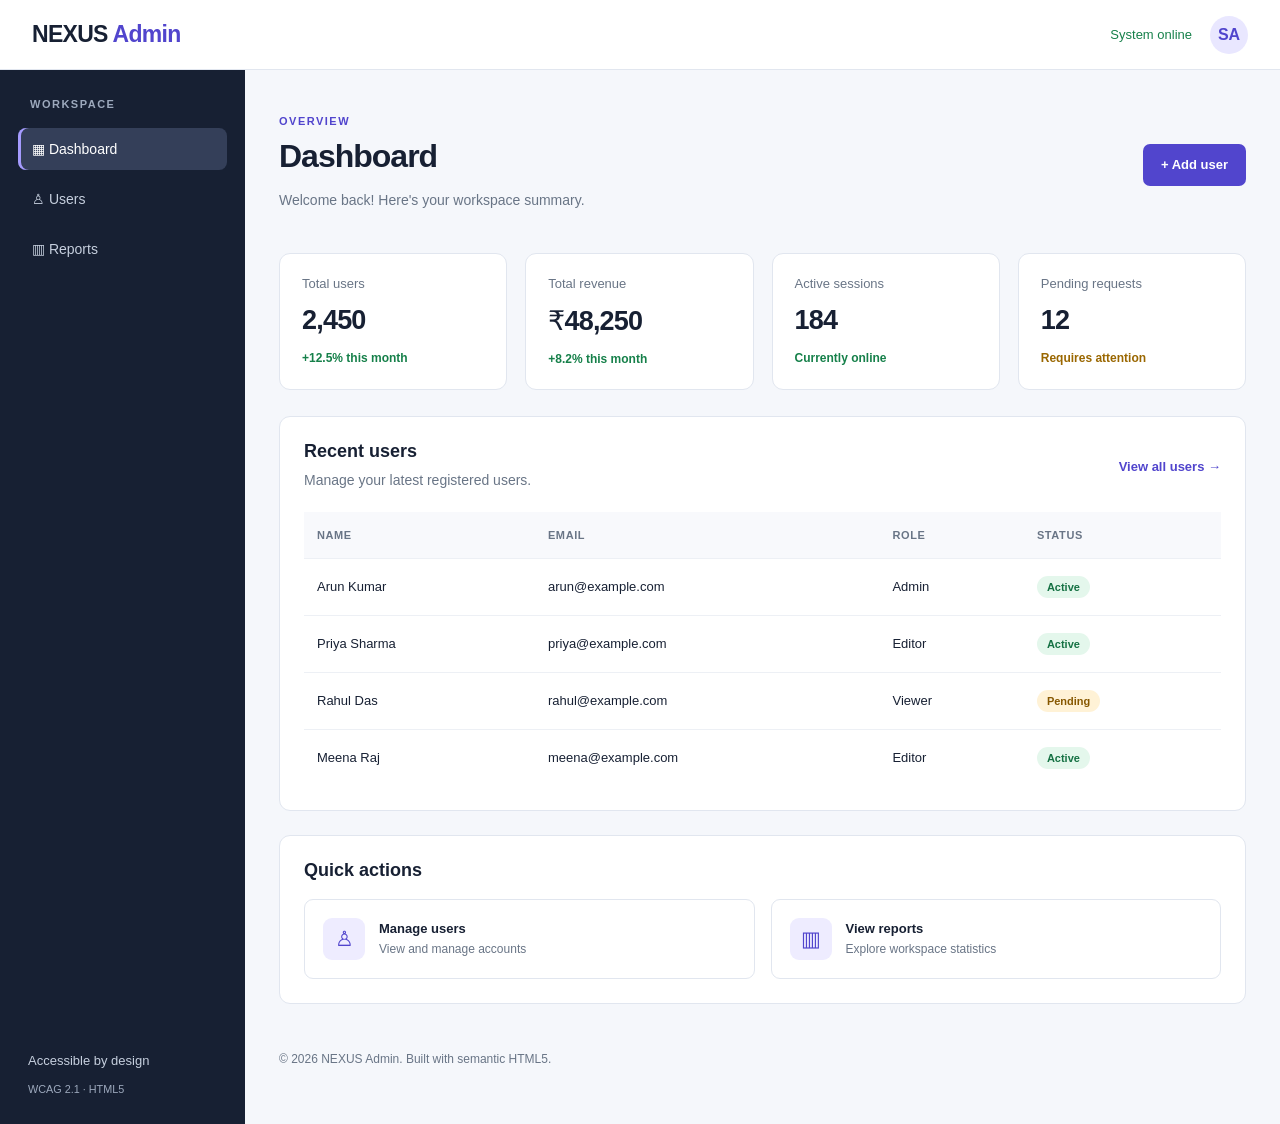
<file: index.html>
<!DOCTYPE html>
<html lang="en">
<head>
  <meta charset="UTF-8">
  <meta name="viewport" content="width=device-width, initial-scale=1.0">
  <meta name="description" content="Accessible enterprise administration dashboard">
  <title>NEXUS Admin Dashboard</title>
  <link rel="stylesheet" href="css/style.css">
  <script src="js/script.js" defer></script>
</head>
<body>
  <a class="skip-link" href="#main-content">Skip to main content</a>

  <header class="topbar">
    <a class="brand" href="index.html">NEXUS<span> Admin</span></a>
    <div class="topbar-right">
      <span class="status-indicator">System online</span>
      <button class="profile-button" type="button"
        aria-label="Signed in as Admin">SA</button>
    </div>
  </header>

  <div class="app-layout">
    <aside class="sidebar" aria-label="Sidebar">
      <p class="nav-heading">WORKSPACE</p>
      <nav aria-label="Main navigation">
        <ul class="nav-list">
          <li><a class="nav-link active" href="index.html"
            aria-current="page">▦ Dashboard</a></li>
          <li><a class="nav-link" href="users.html">♙ Users</a></li>
          <li><a class="nav-link" href="reports.html">▥ Reports</a></li>
        </ul>
      </nav>
      <footer class="sidebar-footer">
        <p>Accessible by design</p>
        <small>WCAG 2.1 · HTML5</small>
      </footer>
    </aside>

    <main id="main-content" class="main-content">
      <section class="page-heading" aria-labelledby="page-title">
        <div>
          <p class="eyebrow">OVERVIEW</p>
          <h1 id="page-title">Dashboard</h1>
          <p class="muted">Welcome back! Here's your workspace summary.</p>
        </div>
        <button class="button button-primary" id="open-modal"
          type="button">+ Add user</button>
      </section>

      <section class="stats-grid" aria-label="Business statistics">
        <article class="stat-card">
          <p>Total users</p>
          <h2>2,450</h2>
          <span class="positive">+12.5% this month</span>
        </article>
        <article class="stat-card">
          <p>Total revenue</p>
          <h2>₹48,250</h2>
          <span class="positive">+8.2% this month</span>
        </article>
        <article class="stat-card">
          <p>Active sessions</p>
          <h2>184</h2>
          <span class="positive">Currently online</span>
        </article>
        <article class="stat-card">
          <p>Pending requests</p>
          <h2>12</h2>
          <span class="warning-text">Requires attention</span>
        </article>
      </section>

      <section class="panel" aria-labelledby="users-heading">
        <div class="panel-heading">
          <div>
            <h2 id="users-heading">Recent users</h2>
            <p class="muted">Manage your latest registered users.</p>
          </div>
          <a class="text-link" href="users.html">View all users →</a>
        </div>

        <div class="table-wrapper">
          <table>
            <caption class="visually-hidden">
              Recent users and their account status
            </caption>
            <thead>
              <tr>
                <th scope="col">Name</th>
                <th scope="col">Email</th>
                <th scope="col">Role</th>
                <th scope="col">Status</th>
              </tr>
            </thead>
            <tbody id="user-table-body">
              <tr>
                <td>Arun Kumar</td>
                <td>arun@example.com</td>
                <td>Admin</td>
                <td><span class="badge badge-success">Active</span></td>
              </tr>
              <tr>
                <td>Priya Sharma</td>
                <td>priya@example.com</td>
                <td>Editor</td>
                <td><span class="badge badge-success">Active</span></td>
              </tr>
              <tr>
                <td>Rahul Das</td>
                <td>rahul@example.com</td>
                <td>Viewer</td>
                <td><span class="badge badge-warning">Pending</span></td>
              </tr>
              <tr>
                <td>Meena Raj</td>
                <td>meena@example.com</td>
                <td>Editor</td>
                <td><span class="badge badge-success">Active</span></td>
              </tr>
            </tbody>
          </table>
        </div>
      </section>

      <section class="panel quick-panel" aria-labelledby="quick-heading">
        <h2 id="quick-heading">Quick actions</h2>
        <div class="quick-actions">
          <a class="action-card" href="users.html">
            <span class="action-icon" aria-hidden="true">♙</span>
            <span><strong>Manage users</strong>
              <small>View and manage accounts</small></span>
          </a>
          <a class="action-card" href="reports.html">
            <span class="action-icon" aria-hidden="true">▥</span>
            <span><strong>View reports</strong>
              <small>Explore workspace statistics</small></span>
          </a>
        </div>
      </section>

      <footer class="page-footer">
        <p>© 2026 NEXUS Admin. Built with semantic HTML5.</p>
      </footer>
    </main>
  </div>

  <dialog id="user-modal" aria-labelledby="modal-title">
    <div class="modal-header">
      <h2 id="modal-title">Add new user</h2>
      <button type="button" id="close-modal" class="close-button"
        aria-label="Close dialog">×</button>
    </div>

    <form id="user-form">
      <div class="form-group">
        <label for="user-name">Full name</label>
        <input id="user-name" name="userName" type="text"
          autocomplete="name" required minlength="2"
          placeholder="Enter full name">
      </div>

      <div class="form-group">
        <label for="user-email">Email address</label>
        <input id="user-email" name="userEmail" type="email"
          autocomplete="email" required placeholder="name@example.com">
      </div>

      <fieldset class="form-group">
        <legend>Account role</legend>
        <select id="user-role" name="userRole" required>
          <option value="Admin">Admin</option>
          <option value="Editor">Editor</option>
          <option value="Viewer" selected>Viewer</option>
        </select>
      </fieldset>

      <p id="form-message" class="form-message"
        role="status" aria-live="polite"></p>

      <div class="form-actions">
        <button type="button" id="cancel-modal"
          class="button button-secondary">Cancel</button>
        <button type="submit" class="button button-primary">
          Create user
        </button>
      </div>
    </form>
  </dialog>
</body>
</html>
</file>
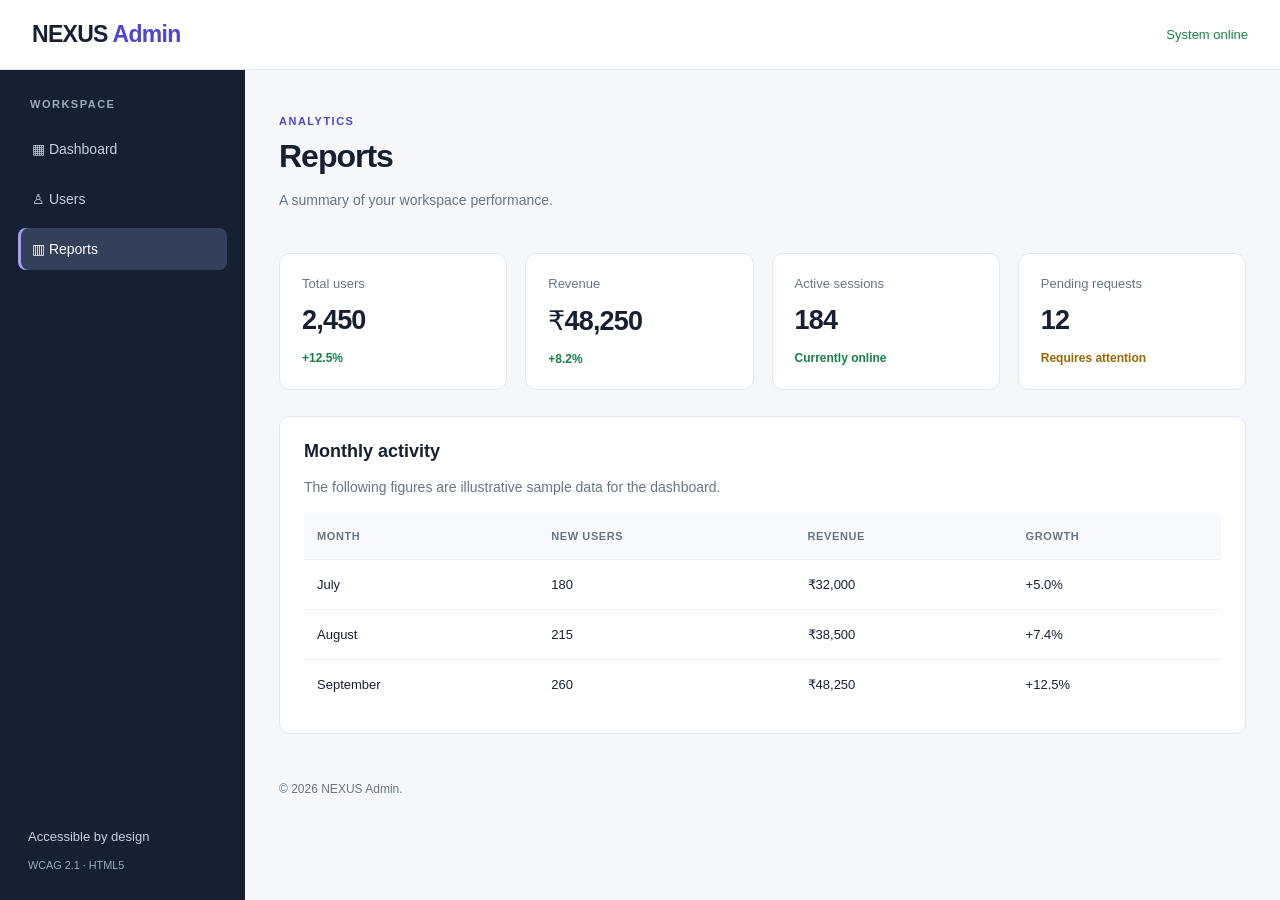
<file: reports.html>
<!DOCTYPE html>
<html lang="en">
<head>
  <meta charset="UTF-8">
  <meta name="viewport" content="width=device-width, initial-scale=1">
  <meta name="description" content="Workspace reports and statistics">
  <title>Reports | NEXUS Admin</title>
  <link rel="stylesheet" href="css/style.css">
</head>
<body>
  <a class="skip-link" href="#main-content">Skip to main content</a>
  <header class="topbar">
    <a class="brand" href="index.html">NEXUS<span> Admin</span></a>
    <span class="status-indicator">System online</span>
  </header>

  <div class="app-layout">
    <aside class="sidebar" aria-label="Sidebar">
      <p class="nav-heading">WORKSPACE</p>
      <nav aria-label="Main navigation">
        <ul class="nav-list">
          <li><a class="nav-link" href="index.html">▦ Dashboard</a></li>
          <li><a class="nav-link" href="users.html">♙ Users</a></li>
          <li><a class="nav-link active" href="reports.html"
            aria-current="page">▥ Reports</a></li>
        </ul>
      </nav>
      <footer class="sidebar-footer">
        <p>Accessible by design</p>
        <small>WCAG 2.1 · HTML5</small>
      </footer>
    </aside>

    <main id="main-content" class="main-content">
      <section class="page-heading">
        <div>
          <p class="eyebrow">ANALYTICS</p>
          <h1>Reports</h1>
          <p class="muted">A summary of your workspace performance.</p>
        </div>
      </section>

      <section class="stats-grid" aria-label="Report summary">
        <article class="stat-card">
          <p>Total users</p>
          <h2>2,450</h2>
          <span class="positive">+12.5%</span>
        </article>
        <article class="stat-card">
          <p>Revenue</p>
          <h2>₹48,250</h2>
          <span class="positive">+8.2%</span>
        </article>
        <article class="stat-card">
          <p>Active sessions</p>
          <h2>184</h2>
          <span class="positive">Currently online</span>
        </article>
        <article class="stat-card">
          <p>Pending requests</p>
          <h2>12</h2>
          <span class="warning-text">Requires attention</span>
        </article>
      </section>

      <section class="panel" aria-labelledby="activity-title">
        <h2 id="activity-title">Monthly activity</h2>
        <p class="muted">
          The following figures are illustrative sample data for the dashboard.
        </p>
        <div class="table-wrapper">
          <table>
            <caption class="visually-hidden">Monthly activity report</caption>
            <thead>
              <tr>
                <th scope="col">Month</th>
                <th scope="col">New users</th>
                <th scope="col">Revenue</th>
                <th scope="col">Growth</th>
              </tr>
            </thead>
            <tbody>
              <tr>
                <td>July</td>
                <td>180</td>
                <td>₹32,000</td>
                <td>+5.0%</td>
              </tr>
              <tr>
                <td>August</td>
                <td>215</td>
                <td>₹38,500</td>
                <td>+7.4%</td>
              </tr>
              <tr>
                <td>September</td>
                <td>260</td>
                <td>₹48,250</td>
                <td>+12.5%</td>
              </tr>
            </tbody>
          </table>
        </div>
      </section>

      <footer class="page-footer">
        <p>© 2026 NEXUS Admin.</p>
      </footer>
    </main>
  </div>
</body>
</html>
</file>
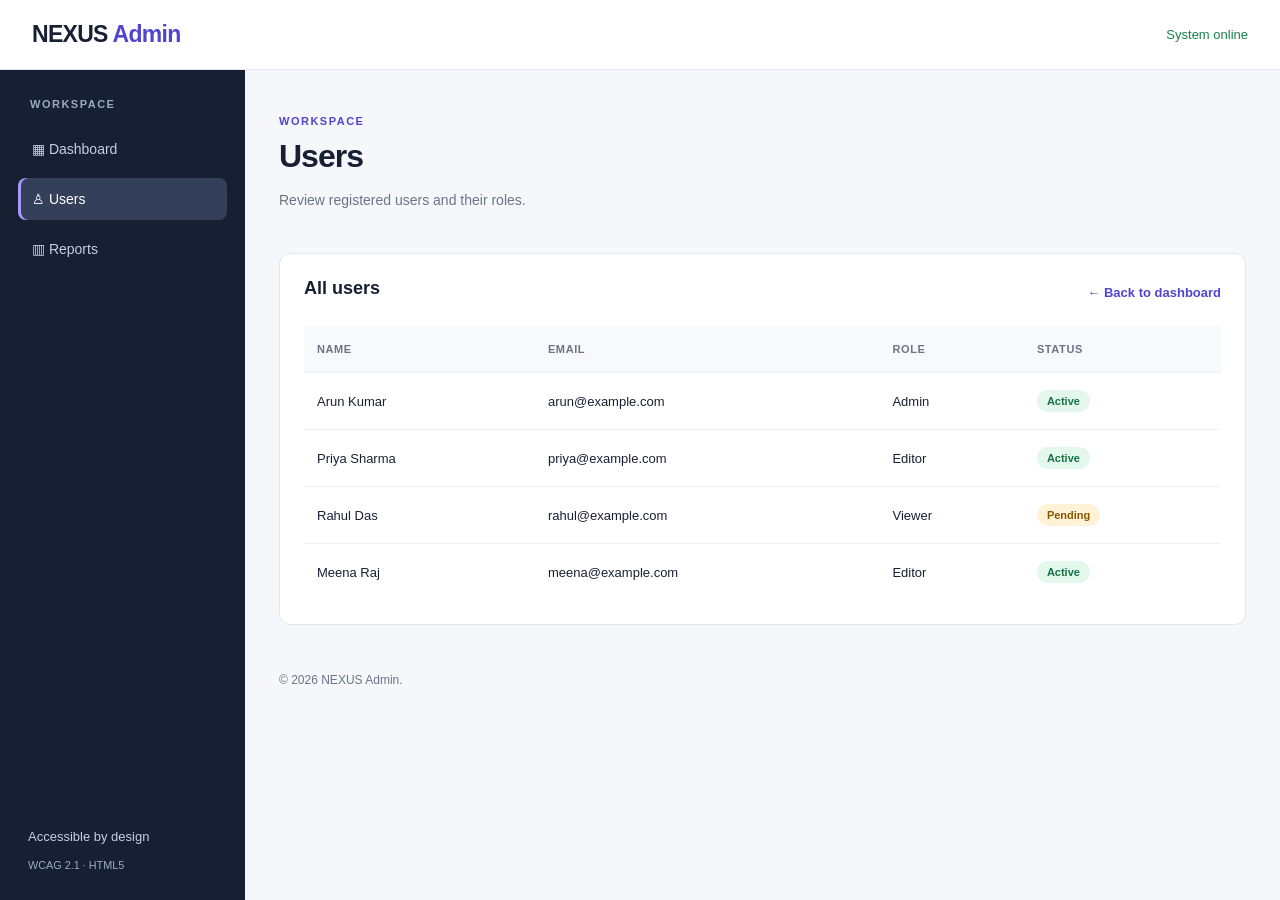
<file: users.html>
<!DOCTYPE html>
<html lang="en">
<head>
  <meta charset="UTF-8">
  <meta name="viewport" content="width=device-width, initial-scale=1">
  <meta name="description" content="Manage dashboard users">
  <title>Users | NEXUS Admin</title>
  <link rel="stylesheet" href="css/style.css">
</head>
<body>
  <a class="skip-link" href="#main-content">Skip to main content</a>
  <header class="topbar">
    <a class="brand" href="index.html">NEXUS<span> Admin</span></a>
    <span class="status-indicator">System online</span>
  </header>

  <div class="app-layout">
    <aside class="sidebar" aria-label="Sidebar">
      <p class="nav-heading">WORKSPACE</p>
      <nav aria-label="Main navigation">
        <ul class="nav-list">
          <li><a class="nav-link" href="index.html">▦ Dashboard</a></li>
          <li><a class="nav-link active" href="users.html"
            aria-current="page">♙ Users</a></li>
          <li><a class="nav-link" href="reports.html">▥ Reports</a></li>
        </ul>
      </nav>
      <footer class="sidebar-footer">
        <p>Accessible by design</p>
        <small>WCAG 2.1 · HTML5</small>
      </footer>
    </aside>

    <main id="main-content" class="main-content">
      <section class="page-heading">
        <div>
          <p class="eyebrow">WORKSPACE</p>
          <h1>Users</h1>
          <p class="muted">Review registered users and their roles.</p>
        </div>
      </section>

      <section class="panel" aria-labelledby="users-title">
        <div class="panel-heading">
          <h2 id="users-title">All users</h2>
          <a class="text-link" href="index.html">← Back to dashboard</a>
        </div>
        <div class="table-wrapper">
          <table>
            <caption class="visually-hidden">Registered user accounts</caption>
            <thead>
              <tr>
                <th scope="col">Name</th>
                <th scope="col">Email</th>
                <th scope="col">Role</th>
                <th scope="col">Status</th>
              </tr>
            </thead>
            <tbody>
              <tr>
                <td>Arun Kumar</td>
                <td>arun@example.com</td>
                <td>Admin</td>
                <td><span class="badge badge-success">Active</span></td>
              </tr>
              <tr>
                <td>Priya Sharma</td>
                <td>priya@example.com</td>
                <td>Editor</td>
                <td><span class="badge badge-success">Active</span></td>
              </tr>
              <tr>
                <td>Rahul Das</td>
                <td>rahul@example.com</td>
                <td>Viewer</td>
                <td><span class="badge badge-warning">Pending</span></td>
              </tr>
              <tr>
                <td>Meena Raj</td>
                <td>meena@example.com</td>
                <td>Editor</td>
                <td><span class="badge badge-success">Active</span></td>
              </tr>
            </tbody>
          </table>
        </div>
      </section>

      <footer class="page-footer">
        <p>© 2026 NEXUS Admin.</p>
      </footer>
    </main>
  </div>
</body>
</html>
</file>
<file: css/style.css>
:root {
  font-family: Arial, Helvetica, sans-serif;
  color: #172033;
  background: #f5f7fb;
  font-synthesis: none;
  text-rendering: optimizeLegibility;
  --primary: #5145cd;
  --border: #e1e6ef;
  --muted: #697586;
  --sidebar: #172033;
}

* {
  box-sizing: border-box;
}

body {
  margin: 0;
  min-width: 320px;
}

a {
  color: inherit;
  text-decoration: none;
}

button, input, select {
  font: inherit;
}

button, a, input, select {
  -webkit-tap-highlight-color: transparent;
}

button {
  cursor: pointer;
}

:focus-visible {
  outline: 3px solid #f59e0b;
  outline-offset: 3px;
}

.skip-link {
  position: absolute;
  top: -100px;
  left: 12px;
  z-index: 20;
  padding: 12px;
  background: white;
  color: #172033;
}

.skip-link:focus {
  top: 12px;
}

.topbar {
  height: 70px;
  display: flex;
  align-items: center;
  justify-content: space-between;
  padding: 0 32px;
  background: white;
  border-bottom: 1px solid var(--border);
}

.brand {
  font-size: 23px;
  font-weight: 800;
  letter-spacing: -0.7px;
}

.brand span {
  color: var(--primary);
}

.topbar-right {
  display: flex;
  align-items: center;
  gap: 18px;
}

.status-indicator {
  font-size: 13px;
  color: #16804a;
}

.profile-button {
  width: 38px;
  height: 38px;
  border: 0;
  border-radius: 50%;
  background: #e9e7ff;
  color: var(--primary);
  font-weight: 700;
}

.app-layout {
  display: grid;
  grid-template-columns: 245px minmax(0, 1fr);
  min-height: calc(100vh - 70px);
}

.sidebar {
  position: relative;
  display: flex;
  flex-direction: column;
  padding: 28px 18px;
  background: var(--sidebar);
  color: white;
}

.nav-heading {
  margin: 0 12px 18px;
  color: #9da9bd;
  font-size: 11px;
  font-weight: 700;
  letter-spacing: 1.5px;
}

.nav-list {
  display: grid;
  gap: 8px;
  padding: 0;
  margin: 0;
  list-style: none;
}

.nav-link {
  display: block;
  padding: 13px 14px;
  border-radius: 8px;
  color: #c6cfde;
  font-size: 14px;
}

.nav-link:hover,
.nav-link.active {
  color: white;
  background: #343f59;
}

.nav-link.active {
  box-shadow: inset 3px 0 #a59bff;
}

.sidebar-footer {
  margin-top: auto;
  padding: 24px 10px 0;
  color: #c6cfde;
  font-size: 13px;
}

.sidebar-footer small {
  color: #9da9bd;
}

.main-content {
  min-width: 0;
  padding: 34px;
}

.page-heading {
  display: flex;
  align-items: center;
  justify-content: space-between;
  gap: 20px;
  margin-bottom: 28px;
}

.page-heading h1 {
  margin: 5px 0 8px;
  font-size: clamp(25px, 3vw, 32px);
  letter-spacing: -1px;
}

.eyebrow {
  color: var(--primary);
  font-size: 11px;
  font-weight: 800;
  letter-spacing: 1.5px;
}

.muted {
  color: var(--muted);
  font-size: 14px;
  line-height: 1.6;
}

.button {
  display: inline-flex;
  align-items: center;
  justify-content: center;
  min-height: 42px;
  padding: 10px 17px;
  border: 1px solid transparent;
  border-radius: 7px;
  font-weight: 700;
  font-size: 13px;
}

.button-primary {
  color: white;
  background: var(--primary);
}

.button-primary:hover {
  background: #4035b3;
}

.button-secondary {
  color: #172033;
  background: white;
  border-color: var(--border);
}

.stats-grid {
  display: grid;
  grid-template-columns: repeat(4, minmax(0, 1fr));
  gap: 18px;
  margin-bottom: 26px;
}

.stat-card,
.panel {
  background: white;
  border: 1px solid var(--border);
  border-radius: 11px;
}

.stat-card {
  padding: 22px;
}

.stat-card p {
  margin: 0;
  color: var(--muted);
  font-size: 13px;
}

.stat-card h2 {
  margin: 14px 0 12px;
  font-size: 27px;
  letter-spacing: -0.8px;
}

.positive,
.warning-text {
  font-size: 12px;
  font-weight: 600;
}

.positive {
  color: #16804a;
}

.warning-text {
  color: #9a6700;
}

.panel {
  padding: 24px;
  margin-bottom: 24px;
}

.panel-heading {
  display: flex;
  align-items: center;
  justify-content: space-between;
  gap: 16px;
  margin-bottom: 20px;
}

.panel h2,
.panel-heading h2 {
  margin: 0 0 7px;
  font-size: 18px;
}

.panel-heading p {
  margin: 0;
}

.text-link {
  color: var(--primary);
  font-size: 13px;
  font-weight: 700;
}

.table-wrapper {
  width: 100%;
  overflow-x: auto;
}

table {
  width: 100%;
  border-collapse: collapse;
  text-align: left;
  font-size: 13px;
}

th, td {
  padding: 17px 13px;
  border-bottom: 1px solid #edf0f5;
  white-space: nowrap;
}

th {
  color: var(--muted);
  background: #f8f9fc;
  font-size: 11px;
  text-transform: uppercase;
  letter-spacing: 0.6px;
}

tbody tr:last-child td {
  border-bottom: 0;
}

tbody tr:hover {
  background: #fafaff;
}

.badge {
  display: inline-block;
  padding: 5px 10px;
  border-radius: 20px;
  font-size: 11px;
  font-weight: 700;
}

.badge-success {
  background: #e4f7ec;
  color: #167244;
}

.badge-warning {
  background: #fff2d6;
  color: #875800;
}

.quick-actions {
  display: grid;
  grid-template-columns: repeat(2, minmax(0, 1fr));
  gap: 16px;
  margin-top: 18px;
}

.action-card {
  display: flex;
  align-items: center;
  gap: 14px;
  padding: 18px;
  border: 1px solid var(--border);
  border-radius: 9px;
}

.action-card:hover {
  border-color: var(--primary);
  background: #faf9ff;
}

.action-icon {
  display: grid;
  place-items: center;
  flex-shrink: 0;
  width: 42px;
  height: 42px;
  border-radius: 9px;
  background: #eeecff;
  color: var(--primary);
  font-size: 21px;
}

.action-card strong,
.action-card small {
  display: block;
}

.action-card strong {
  font-size: 13px;
}

.action-card small {
  margin-top: 6px;
  color: var(--muted);
  font-size: 12px;
}

.page-footer {
  padding: 12px 0;
  color: var(--muted);
  font-size: 12px;
}

.visually-hidden {
  position: absolute;
  width: 1px;
  height: 1px;
  padding: 0;
  margin: -1px;
  overflow: hidden;
  clip: rect(0, 0, 0, 0);
  white-space: nowrap;
  border: 0;
}

dialog {
  width: min(460px, calc(100% - 32px));
  max-height: 90vh;
  overflow-y: auto;
  padding: 26px;
  border: 1px solid var(--border);
  border-radius: 13px;
  color: #172033;
}

dialog::backdrop {
  background: rgb(15 23 42 / 55%);
}

.modal-header {
  display: flex;
  align-items: center;
  justify-content: space-between;
  gap: 12px;
  margin-bottom: 22px;
}

.modal-header h2 {
  margin: 0;
  font-size: 21px;
}

.close-button {
  width: 36px;
  height: 36px;
  border: 0;
  border-radius: 6px;
  background: #f0f2f7;
  font-size: 25px;
}

.form-group {
  display: grid;
  gap: 8px;
  margin: 0 0 19px;
  padding: 0;
  border: 0;
}

.form-group label,
.form-group legend {
  font-size: 13px;
  font-weight: 700;
}

.form-group input,
.form-group select {
  width: 100%;
  min-height: 44px;
  padding: 10px 12px;
  border: 1px solid #ccd3df;
  border-radius: 7px;
  background: white;
  color: #172033;
}

.form-message {
  color: #167244;
  font-size: 13px;
}

.form-actions {
  display: flex;
  justify-content: flex-end;
  gap: 10px;
  margin-top: 20px;
}

@media (max-width: 1100px) {
  .stats-grid {
    grid-template-columns: repeat(2, minmax(0, 1fr));
  }

  .main-content {
    padding: 25px;
  }
}

@media (max-width: 700px) {
  .topbar {
    height: 62px;
    padding: 0 16px;
  }

  .status-indicator {
    display: none;
  }

  .app-layout {
    grid-template-columns: 1fr;
  }

  .sidebar {
    padding: 12px;
  }

  .nav-heading,
  .sidebar-footer {
    display: none;
  }

  .nav-list {
    display: flex;
    gap: 6px;
    overflow-x: auto;
  }

  .nav-link {
    padding: 11px 13px;
    white-space: nowrap;
  }

  .main-content {
    padding: 20px 14px;
  }

  .page-heading {
    align-items: flex-start;
  }

  .page-heading .button {
    flex-shrink: 0;
  }

  .stats-grid {
    gap: 12px;
  }

  .stat-card {
    padding: 16px;
  }

  .stat-card h2 {
    font-size: 22px;
  }

  .panel {
    padding: 17px;
  }

  .quick-actions {
    grid-template-columns: 1fr;
  }
}

@media (max-width: 400px) {
  .page-heading {
    flex-direction: column;
  }

  .stats-grid {
    grid-template-columns: 1fr;
  }

  .panel-heading {
    align-items: flex-start;
    flex-direction: column;
  }
}
</file>
